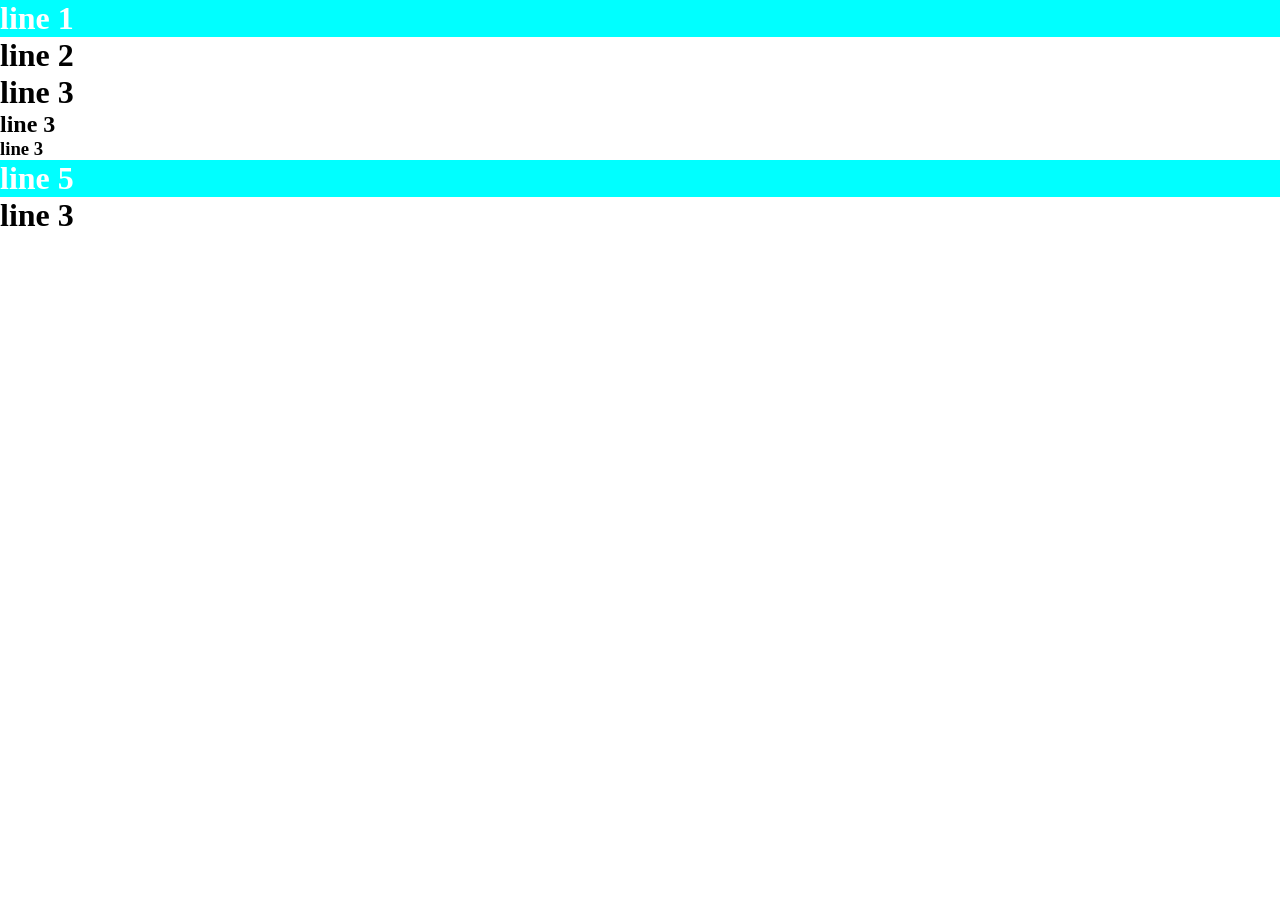
<file: day1/index.html>
<!DOCTYPE html>
<html lang="en">
<head>
    <meta charset="UTF-8">
    <meta name="viewport" content="width=device-width, initial-scale=1.0">
    <title>HTML CSS</title>
    <!-- <style>
        h1{
            background-color: black;
            color: white;
        }
    </style> -->
    <link rel="stylesheet" href="style.css"/>
</head>
<body style="background-color: white; ">
    <!-- <h1 style="background-color: black; color: white;"> Css Day 1</h1>
    <h1 style="background-color: white;"> Css Day 1</h1>
    <h1 style="background-color: black; color: white;"> Css Day 1</h1> -->
    

    <h1 class="cl1 cl2 cl3">line 1</h1>
    <h1 id="h1">line 2</h1>
    <h1>line 3</h1>
    <h2 class="cl3">line 3</h2>
    <h3>line 3</h3>
    <h1 id="h5" class="cl2">line 5</h1>
    <h1>line 3</h1>
</body>
</html>
</file>
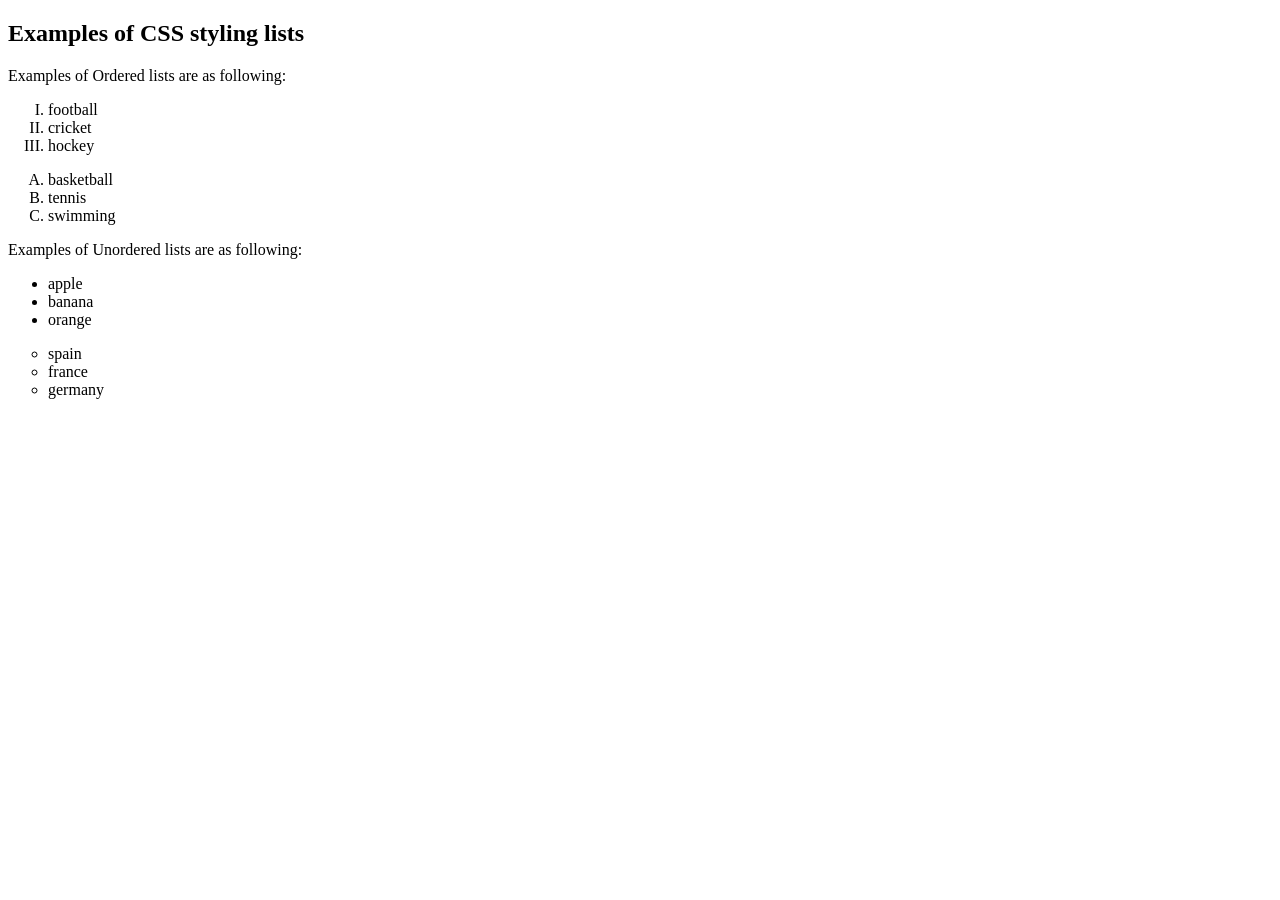
<file: day2/index.html>
<!DOCTYPE html>
<html lang="en">
<head>
    <meta charset="UTF-8">
    <meta name="viewport" content="width=device-width, initial-scale=1.0">
    <link rel="stylesheet" href="style.css">
    <title>Document</title>
</head>
<body>
    <h2>Examples of CSS styling lists</h2>
    <p>Examples of Ordered lists are as following:</p>
    <ol class="A">
    <li>football</li>
    <li>cricket</li>
    <li>hockey</li>
    </ol>

    <ol class="B">
        <li>basketball</li>
        <li>tennis</li>
        <li>swimming</li>
    </ol>

    <p>Examples of Unordered lists are as following:</p>
    <ul class="C">
        <li>apple</li>
        <li>banana</li>
        <li>orange</li>
    </ul>

    <ul class="D">
        <li>spain</li>
        <li>france</li>
        <li>germany</li>
    </ul>

</body>
</html>
</file>
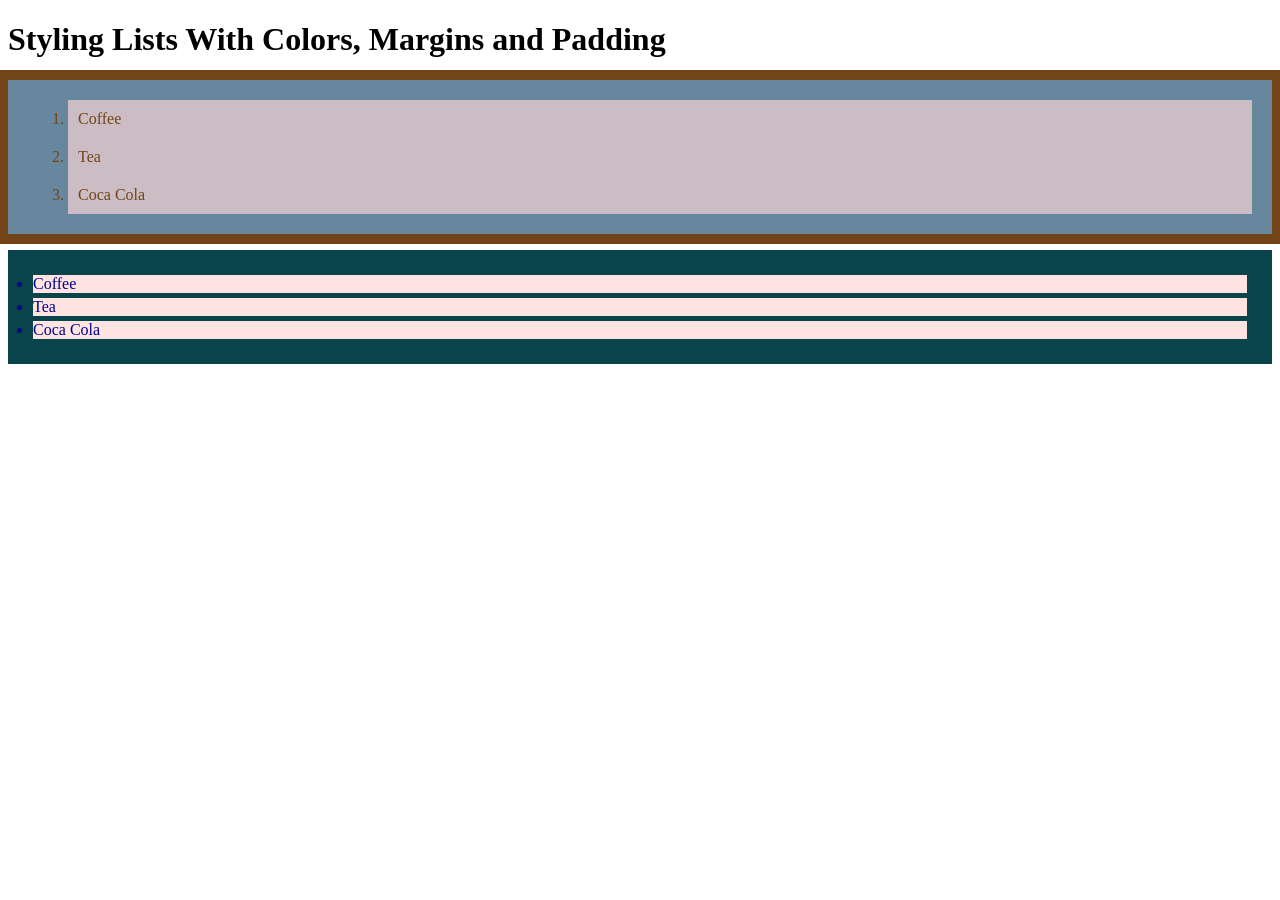
<file: day4/index.html>
<!DOCTYPE html>
<html lang="en">
<head>
    <meta charset="UTF-8">
    <meta name="viewport" content="width=device-width, initial-scale=1.0">
    <link rel="stylesheet" href="style.css">
    <title>Document</title>
</head>
<body>
    <h1>Styling Lists With Colors, Margins and Padding</h1>

<ol>
  <li>Coffee</li>
  <li>Tea</li>
  <li>Coca Cola</li>
</ol>

<ul>
  <li>Coffee</li>
  <li>Tea</li>
  <li>Coca Cola</li>
</ul>

    
</body>
</html>
</file>
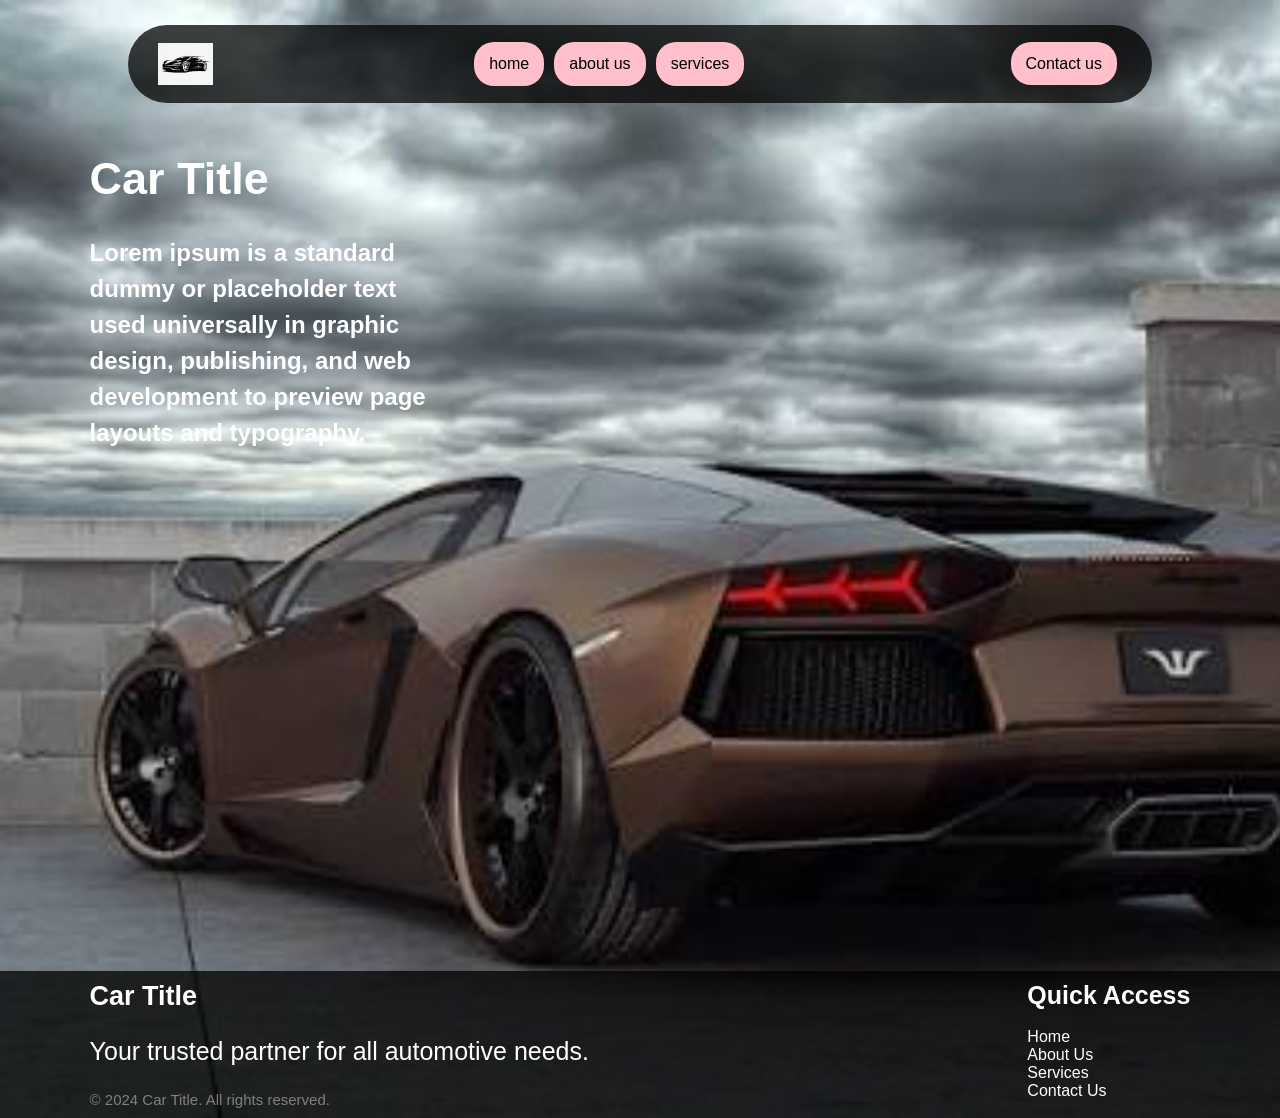
<file: day5/index.html>
<!DOCTYPE html>

<html>

<head>

    <title>Car Website</title>

    <link rel="stylesheet" href="style.css">

</head>

<body>

<nav>

    <div class="logo">
        <img src="car-logo.png" alt="logo">
    </div>

    <div class="links">
        <a href="#">home</a>
        <a href="#">about us</a>
        <a href="#">services</a>
    </div>

    <div class="contact">
        <a href="#">Contact us</a>
    </div>

</nav>


<main>

    <h1>Car Title</h1>

    <p>
        Lorem ipsum is a standard dummy or placeholder text
        used universally in graphic design, publishing, and web
        development to preview page layouts and typography.
    </p>

</main>


<footer>

    <section>

        <h2>Car Title</h2>

        <p>Your trusted partner for all automotive needs.</p>

        <small>© 2024 Car Title. All rights reserved.</small>

    </section>

    <section>

        <b>Quick Access</b><br>

        Home<br>
        About Us<br>
        Services<br>
        Contact Us

    </section>

</footer>

</body>

</html>
</file>
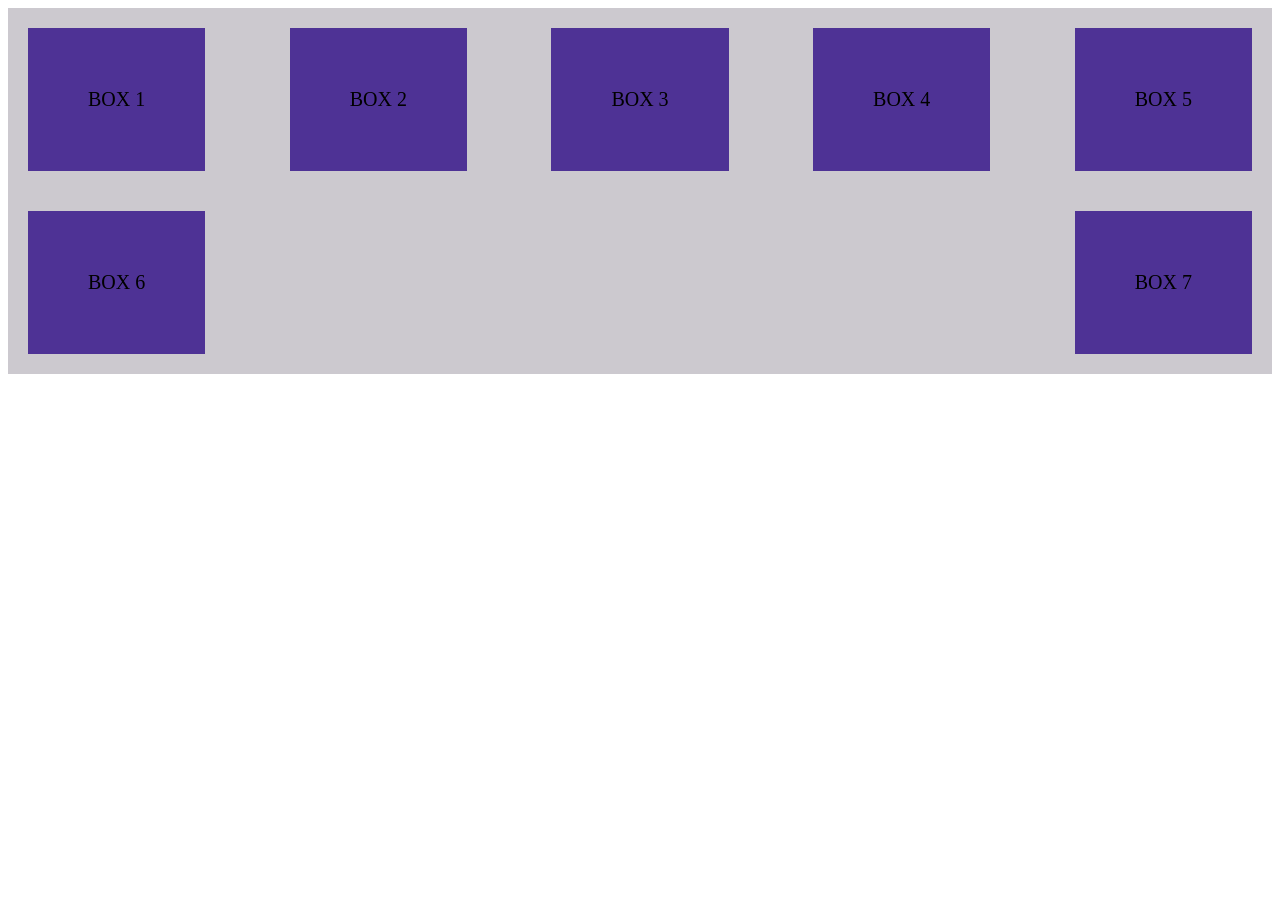
<file: day6/index.html>
<!DOCTYPE html>
<html lang="en">
<head>
    <meta charset="UTF-8">
    <meta name="viewport" content="width=device-width, initial-scale=1.0">
    <link rel="stylesheet" href="style.css">
    <title>Document</title>
</head>
<body>
 <div class="container">
    <div>BOX 1</div>
    <div>BOX 2</div>
    <div>BOX 3</div>
    <div>BOX 4</div>
    <div>BOX 5</div>
    <div>BOX 6</div>
    <div>BOX 7</div>

 </div>
</body>
</html>
</file>
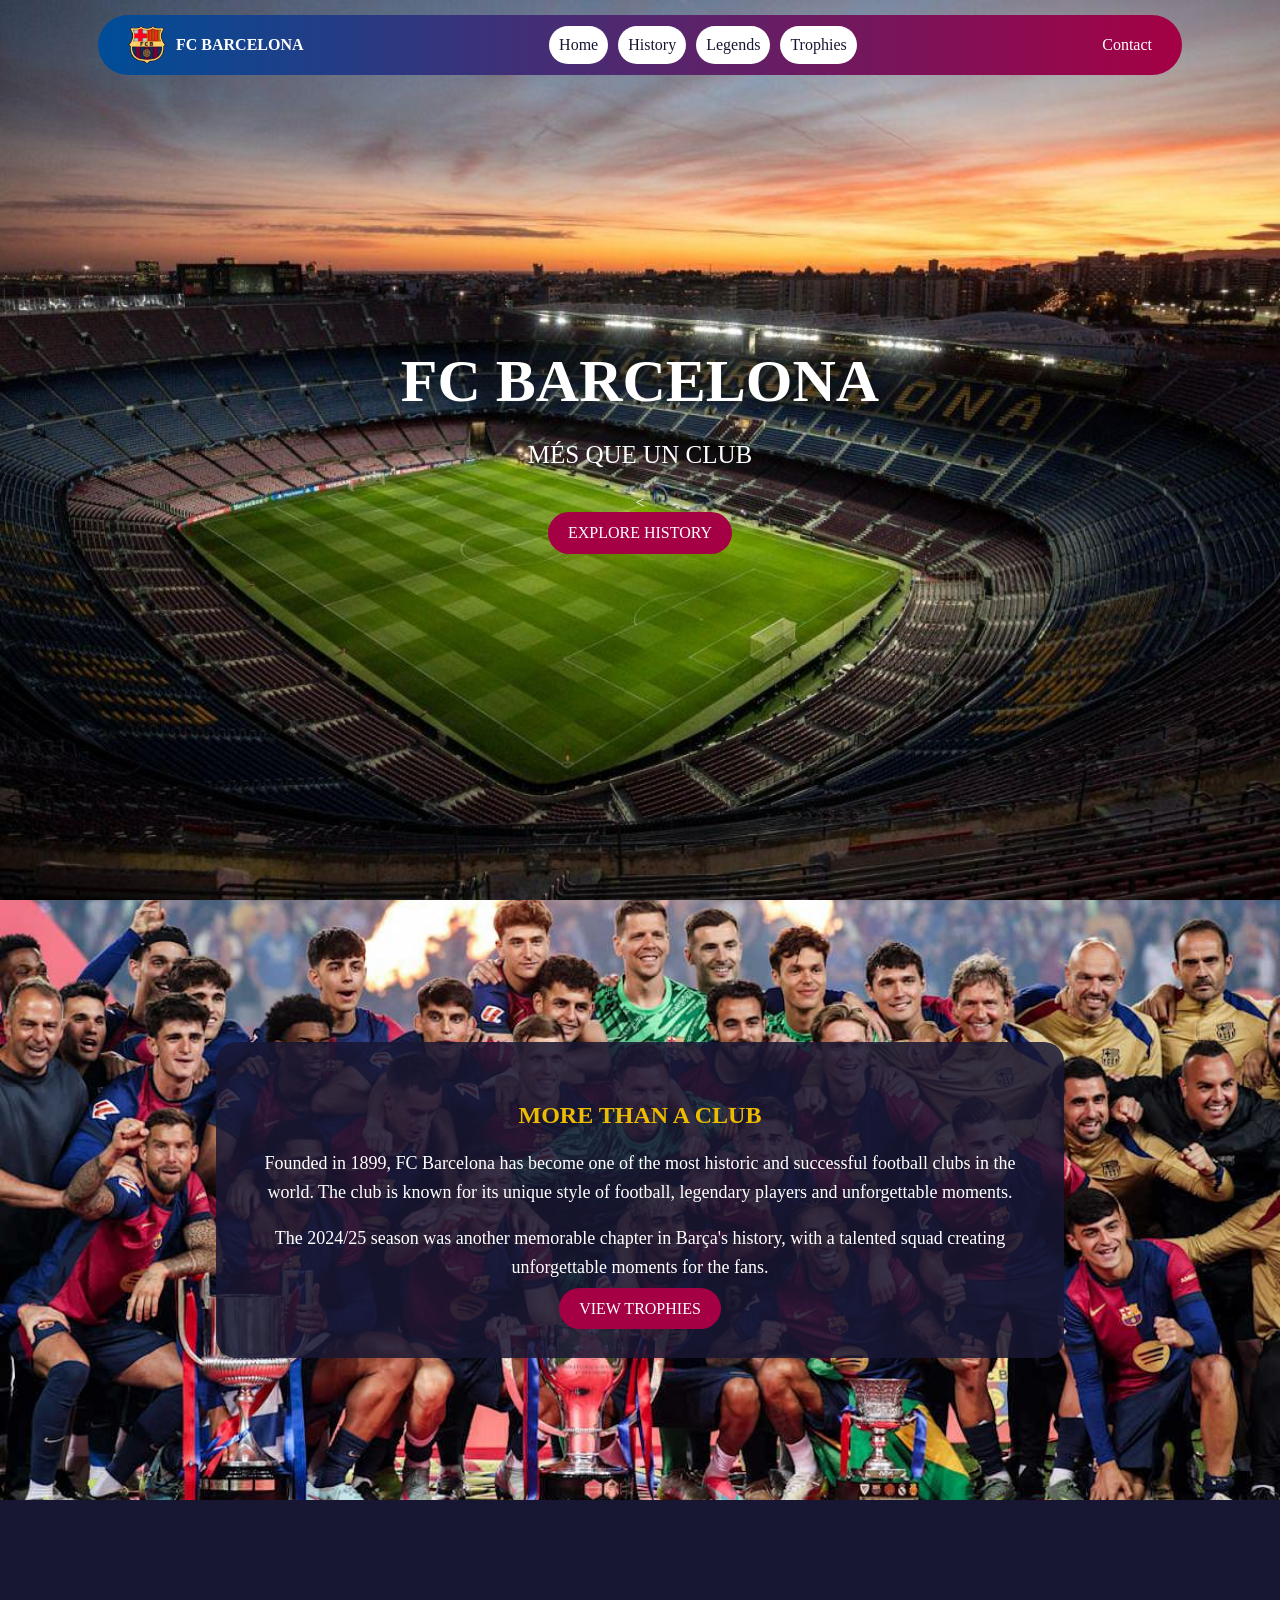
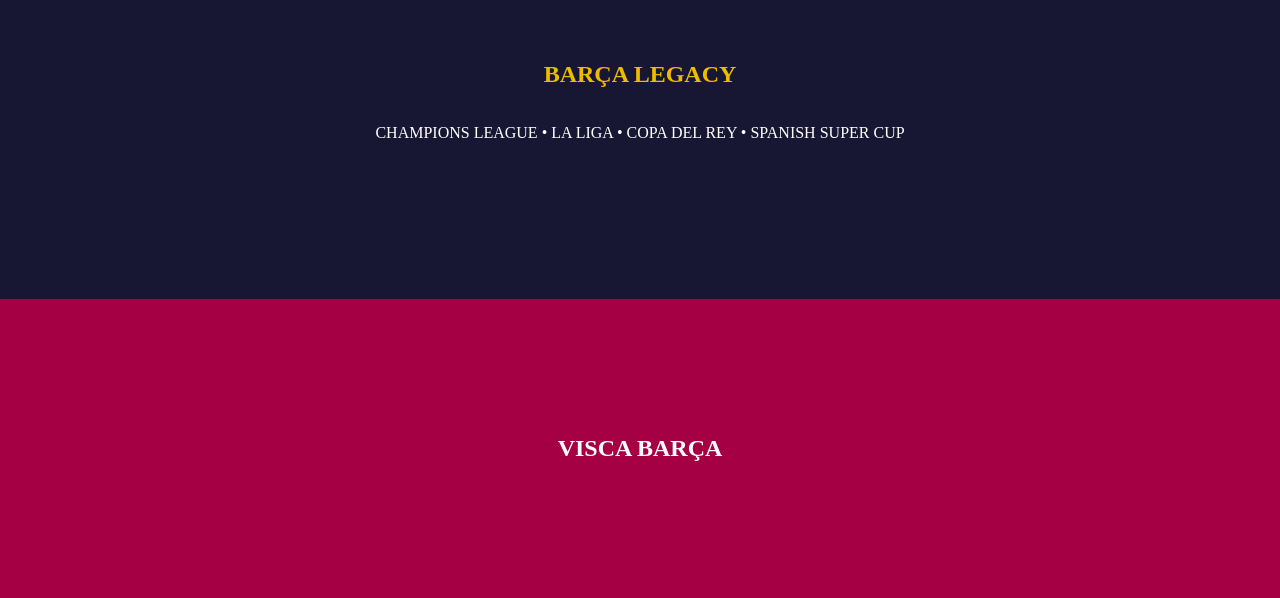
<file: day7/index.html>
<!DOCTYPE html>
<html lang="en">

<head>
    <meta charset="UTF-8">
    <meta name="viewport" content="width=device-width, initial-scale=1.0">
    <title>FC Barcelona</title>
    <link rel="stylesheet" href="style.css">
</head>

<body>

    <div class="main">

        <div class="nav-top">

            <div class="nav">

               <a class="logo">
               <img src="barca-logo.png">
                  FC BARCELONA</a>

                <div class="menu">
                    <a class="home">Home</a>
                    <a class="history">History</a>
                    <a class="players">Legends</a>
                    <a class="trophies">Trophies</a>
</div>

<a class="contact">Contact</a>

            </div>

        </div>


    
        <section id="home" class="hero">

            <h1>FC BARCELONA</h1>

            <p>MÉS QUE UN CLUB</p>

            <<a class="explore">EXPLORE HISTORY</a>

        </section>


        
        <section id="history" class="history-section">

            <div class="info">

                <h1>MORE THAN A CLUB</h1>

                <p>
                    Founded in 1899, FC Barcelona has become one of the
                    most historic and successful football clubs in the world.
                    The club is known for its unique style of football,
                    legendary players and unforgettable moments.
                </p>

                <p>
                    The 2024/25 season was another memorable chapter in
                    Barça's history, with a talented squad creating
                    unforgettable moments for the fans.
                </p>

                <a class="explore">VIEW TROPHIES</a>

            </div>

        </section>


        
        <section id="trophies" class="trophies-section">

            <h1>BARÇA LEGACY</h1>

            <p>
                CHAMPIONS LEAGUE • LA LIGA • COPA DEL REY • SPANISH SUPER CUP
            </p>

        </section>

        <section id="contact" class="contact-section">

            <h1>VISCA BARÇA</h1>

        </section>

    </div>

</body>

</html>
</file>
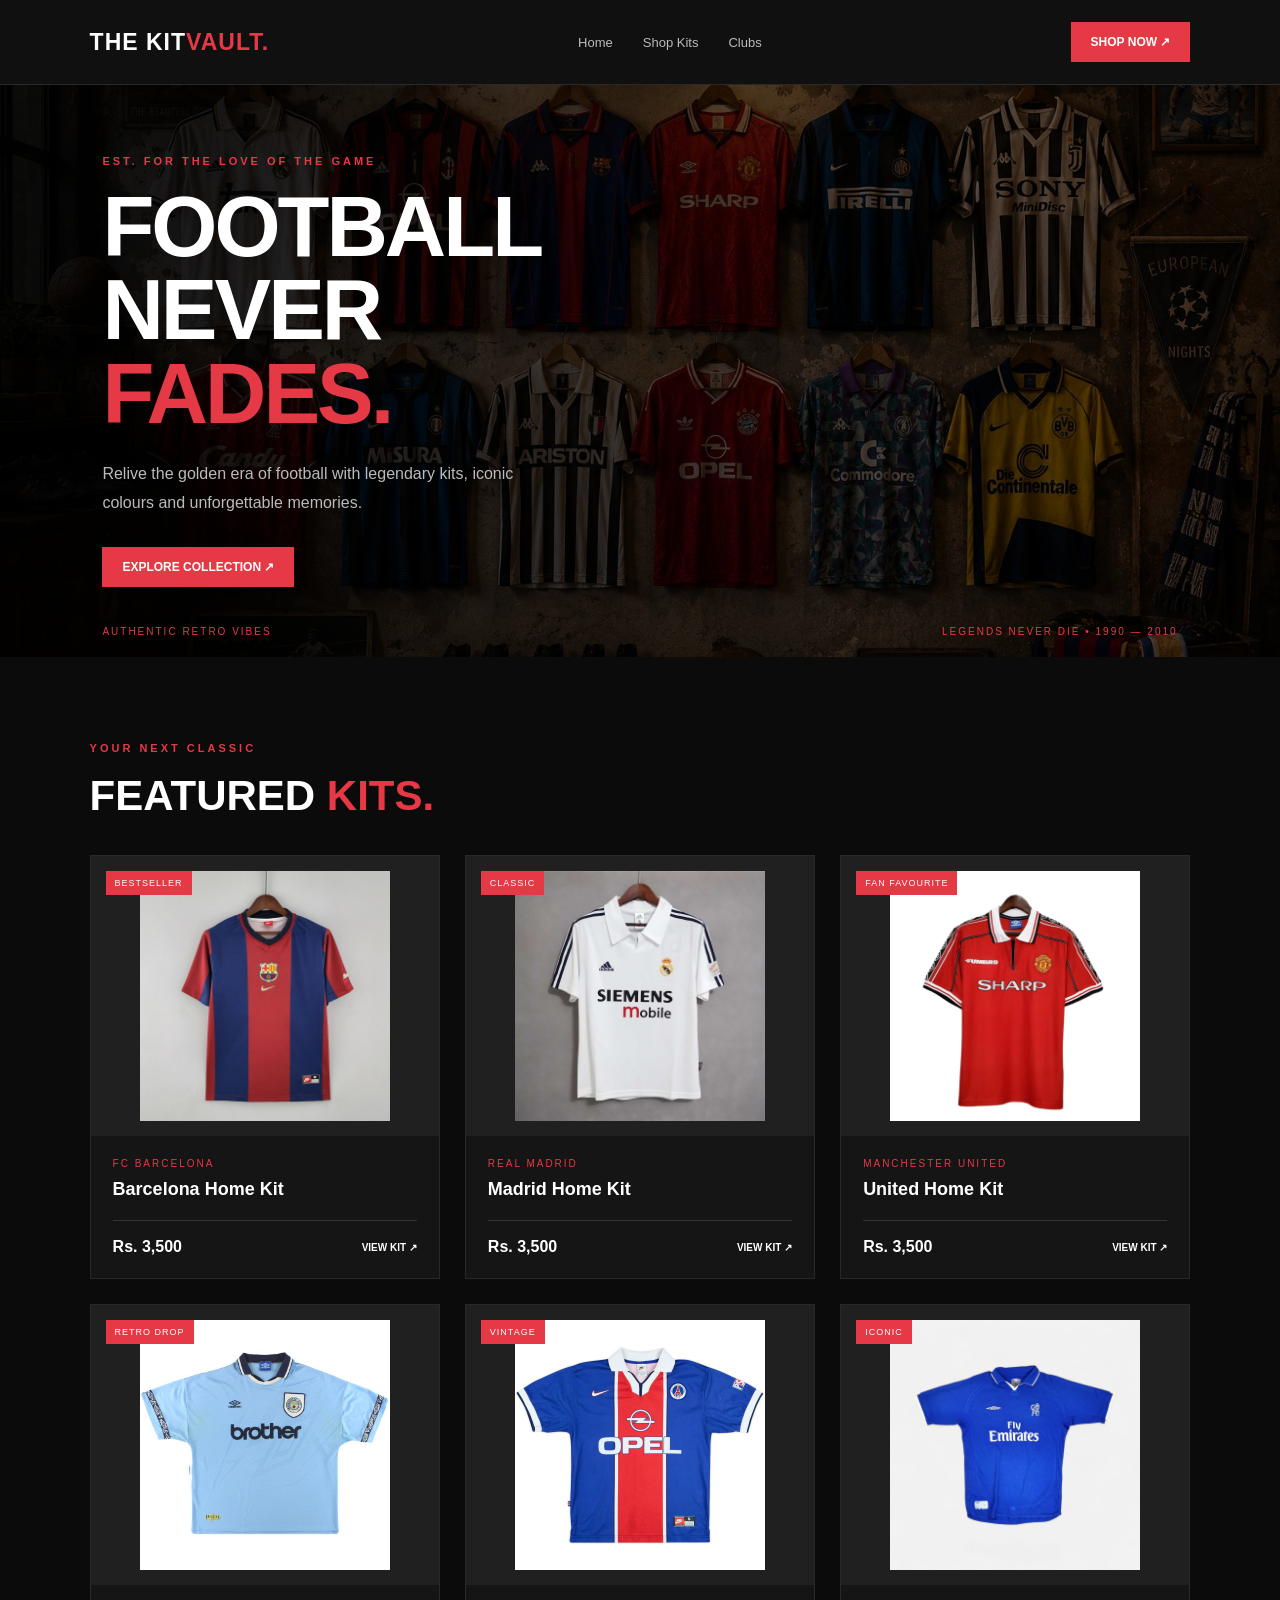
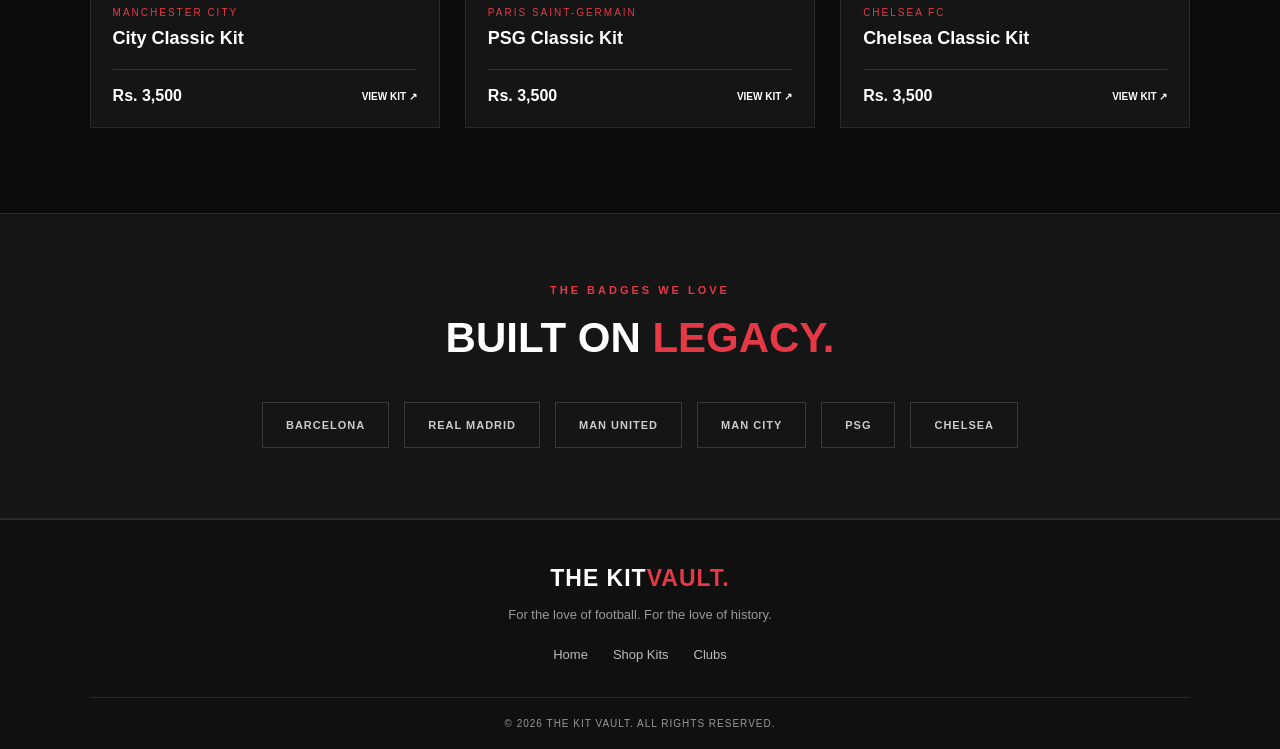
<file: day9/index.html>
<!DOCTYPE html>
<html lang="en">
<head>
    <meta charset="UTF-8">
    <meta name="viewport" content="width=device-width, initial-scale=1.0">
    <title>The Kit Vault | Retro Football Shirts</title>
    <link rel="stylesheet" href="style.css">
</head>
<body>

    <!-- Navbar -->
    <header class="navbar">
        <a href="#home" class="logo">THE KIT<span>VAULT.</span></a>

        <nav class="nav-links">
            <a href="#home">Home</a>
            <a href="#jerseys">Shop Kits</a>
            <a href="#clubs">Clubs</a>
        </nav>

        <a href="#jerseys" class="shop-btn">SHOP NOW ↗</a>
    </header>

    <!-- Hero Section -->
    <section class="hero" id="home">
        <div class="hero-content">
            <p class="small-heading">EST. FOR THE LOVE OF THE GAME</p>
            <h1>FOOTBALL<br>NEVER <span>FADES.</span></h1>
            <p class="hero-text">
                Relive the golden era of football with legendary kits,
                iconic colours and unforgettable memories.
            </p>
            <a href="#jerseys" class="btn">EXPLORE COLLECTION ↗</a>
        </div>

        <div class="hero-bottom">
            <span>AUTHENTIC RETRO VIBES</span>
            <span>LEGENDS NEVER DIE • 1990 — 2010</span>
        </div>
    </section>

    <!-- Featured Kits -->
    <section class="section" id="jerseys">
        <div class="section-heading">
            <div>
                <p class="small-heading">YOUR NEXT CLASSIC</p>
                <h2>FEATURED <span>KITS.</span></h2>
            </div>
        </div>

        <div class="destination-grid">

            <article class="destination-card">
                <div class="shirt-image">
                    <span class="tag">BESTSELLER</span>
                    <img src="barcelona.jpg" alt="Retro Barcelona shirt">
                </div>
                <div class="card-content">
                    <p class="location">FC BARCELONA</p>
                    <h3>Barcelona Home Kit</h3>
                    <div class="card-bottom">
                        <p class="price">Rs. 3,500</p>
                        <a href="#clubs" class="text-link">VIEW KIT ↗</a>
                    </div>
                </div>
            </article>

            <article class="destination-card">
                <div class="shirt-image">
                    <span class="tag">CLASSIC</span>
                    <img src="real-madrid.jpg" alt="Retro Real Madrid shirt">
                </div>
                <div class="card-content">
                    <p class="location">REAL MADRID</p>
                    <h3>Madrid Home Kit</h3>
                    <div class="card-bottom">
                        <p class="price">Rs. 3,500</p>
                        <a href="#clubs" class="text-link">VIEW KIT ↗</a>
                    </div>
                </div>
            </article>

            <article class="destination-card">
                <div class="shirt-image">
                    <span class="tag">FAN FAVOURITE</span>
                    <img src="man-united.jpg" alt="Retro Manchester United shirt">
                </div>
                <div class="card-content">
                    <p class="location">MANCHESTER UNITED</p>
                    <h3>United Home Kit</h3>
                    <div class="card-bottom">
                        <p class="price">Rs. 3,500</p>
                        <a href="#clubs" class="text-link">VIEW KIT ↗</a>
                    </div>
                </div>
            </article>

            <article class="destination-card">
                <div class="shirt-image">
                    <span class="tag">RETRO DROP</span>
                    <img src="man-city.jpg" alt="Retro Manchester City shirt">
                </div>
                <div class="card-content">
                    <p class="location">MANCHESTER CITY</p>
                    <h3>City Classic Kit</h3>
                    <div class="card-bottom">
                        <p class="price">Rs. 3,500</p>
                        <a href="#clubs" class="text-link">VIEW KIT ↗</a>
                    </div>
                </div>
            </article>

            <article class="destination-card">
                <div class="shirt-image">
                    <span class="tag">VINTAGE</span>
                    <img src="psg.jpg" alt="Retro PSG shirt">
                </div>
                <div class="card-content">
                    <p class="location">PARIS SAINT-GERMAIN</p>
                    <h3>PSG Classic Kit</h3>
                    <div class="card-bottom">
                        <p class="price">Rs. 3,500</p>
                        <a href="#clubs" class="text-link">VIEW KIT ↗</a>
                    </div>
                </div>
            </article>

            <article class="destination-card">
                <div class="shirt-image">
                    <span class="tag">ICONIC</span>
                    <img src="chelsea.jpg" alt="Retro Chelsea shirt">
                </div>
                <div class="card-content">
                    <p class="location">CHELSEA FC</p>
                    <h3>Chelsea Classic Kit</h3>
                    <div class="card-bottom">
                        <p class="price">Rs. 3,500</p>
                        <a href="#clubs" class="text-link">VIEW KIT ↗</a>
                    </div>
                </div>
            </article>

        </div>
    </section>

    <!-- Clubs Section -->
    <section class="clubs-section" id="clubs">
        <p class="small-heading">THE BADGES WE LOVE</p>
        <h2>BUILT ON <span>LEGACY.</span></h2>

        <div class="club-list">
            <a href="#jerseys">BARCELONA</a>
            <a href="#jerseys">REAL MADRID</a>
            <a href="#jerseys">MAN UNITED</a>
            <a href="#jerseys">MAN CITY</a>
            <a href="#jerseys">PSG</a>
            <a href="#jerseys">CHELSEA</a>
        </div>
    </section>

    <!-- Footer -->
    <footer class="site-footer">
        <a href="#home" class="logo">THE KIT<span>VAULT.</span></a>
        <p>For the love of football. For the love of history.</p>

        <div class="footer-links">
            <a href="#home">Home</a>
            <a href="#jerseys">Shop Kits</a>
            <a href="#clubs">Clubs</a>
        </div>

        <p class="copyright">© 2026 THE KIT VAULT. ALL RIGHTS RESERVED.</p>
    </footer>

</body>
</html>
</file>
<file: day1/style.css>
/* uni */
*{
    margin: 0px;
    padding: 0px;
}
/* id slector */
/* #h1{
    background-color: black;
    color: white;
}
#h5{
    background-color: black;
    color: white;
} */

/* tag  */

/* h1{
    background-color: black;
    color: white;
} */

/* class slector */


.cl1{
    background-color: rgb(231, 18, 18);
  
}
.cl2{
background-color: aqua;
    color: white;
}
.cl3{
    font-size: 50;
}
/* h1{
            background-color: black;
            color: white;
        } */
</file>
<file: day2/style.css>
ol.A{list-style-type: upper-roman;}
ol.B{list-style-type: upper-alpha;}

ul.C{list-style-type: ;square}
ul.D{list-style-type: circle;}
</file>
<file: day4/style.css>
ol {
  background: rgb(103, 135, 159);
  padding:20px;
  outline: 10px solid rgb(114, 68, 24);
}

ol li {
  background: rgb(203, 189, 195);
  color: rgb(114, 68, 24);
  padding: 10px;
  margin-left: 40px;
}

ul {
  background: rgb(9, 68, 76);
  padding: 20px;
}

ul li {
  background: mistyrose;
  color: darkblue;
  margin: 5px;
}
</style>
</head>
<body>
</file>
<file: day5/style.css>
body {
    margin: 0;
    font-family: Arial;
    color: white;

    background-image: url("car.jpg");
    background-size: cover;
    background-position: center top;
    background-repeat: no-repeat;

    min-height: 100vh;
}

nav {
    margin: 25px 10%;
    padding: 12px 30px;

    background: rgba(0, 0, 0, 0.75);
    border-radius: 40px;

    display: flex;
    align-items: center;
    justify-content: space-between;
}

.logo {
    display: flex;
    align-items: center;
}

.logo img {
    width: 55px;
}

.links {
    display: flex;
    align-items: center;
}

.links a {
    background: pink;
    color: black;

    padding: 13px 15px;
    margin: 5px;

    text-decoration: none;
    border-radius: 20px;
}

.contact a {
    background: pink;
    color: black;

    padding: 13px 15px;
    margin: 5px;

    text-decoration: none;
    border-radius: 20px;
}

main {
    margin: 50px 7%;
    width: 350px;
}

main h1 {
    font-size: 45px;
}

main p {
    font-size: 24px;
    font-weight: bold;
    line-height: 1.5;
}


footer {
    margin-top: 520px;
    padding: 10px 7%;

    background: rgba(0, 0, 0, 0.75);

    display: flex;
    justify-content: space-between;
}

footer section {
    display: flex;
    flex-direction: column;
}

footer section:first-child {
    width: 70%;
    font-size: 18px;
}

footer h2 {
    margin: 0;
}

footer p {
    font-size: 25px;
}

footer b {
    font-size: 25px;
}

footer small {
    color: gray;
}

footer a {
    color: white;
    text-decoration: none;
    font-size: 25px;
}
</file>
<file: day6/style.css>
.container{
    display:flex;
    flex-direction:row;
    flex-wrap:wrap;
    justify-content:space-between;
    align-items:flex-start;
    background-color:rgb(204, 201, 207);

}

.container div{
    margin:20px;
    padding:60px;
    flex-direction: row;
    flex-wrap: wrap;
    background-color: rgb(78, 50, 149);
    font-size:20px;
}
</file>
<file: day7/style.css>
body {
    margin: 0;
}

.main {
    min-height: 100vh;
}
.nav-top {
    display: flex;
    justify-content: center;
    position: absolute;
    width: 100%;
    top: 15px;
    z-index: 1;
}

.nav {
    background: linear-gradient(to right, #004d98, #a50044);
    color: white;
    height: 60px;
    display: flex;
    justify-content: space-between;
    align-items: center;
    width: 80%;
    border-radius: 40px;
    padding-right: 30px;
    padding-left: 30px;
}
.logo {
    color: white;
    text-decoration: none;
    font-weight: bold;
    display: flex;
    align-items: center;
    column-gap: 10px;
}

.logo img {
    width: 38px;
    height: 38px;
}

.menu {
    display: flex;
    column-gap: 10px;
}

.menu a {
    background-color: white;
    color: #181733;
    padding: 10px;
    border-radius: 30px;
    text-decoration: none;
}

.menu a:hover {
    background-color: #a50044;
    color: white;
}

.menu a:active {
    background-color: #edbb00;
    color: black;
}

.contact {
    color: white;
    text-decoration: none;
}

.hero {
    height: 100vh;
    background-image: url("stadium.jpg");
    background-size: cover;
    background-position: center;
    color: white;

    display: flex;
    flex-direction: column;
    justify-content: center;
    align-items: center;
}

.hero h1 {
    font-size: 60px;
    margin: 0;
}

.hero p {
    font-size: 25px;
}


.explore {
    background-color: #a50044;
    color: white;
    padding: 12px 20px;
    border-radius: 30px;
    text-decoration: none;
}

.explore:hover {
    background-color: #edbb00;
    color: black;
}

.history-section {
    height: 600px;

    background-image: url("barca.jpg");
    background-size: cover;
    background-position: center;

    display: flex;
    justify-content: center;
    align-items: center;
}

.info {
    background-color: rgba(24, 23, 51, 0.85);
    color: white;

    width: 60%;
    padding: 40px;

    text-align: center;
    border-radius: 20px;
}

.info h1 {
    color: #edbb00;
}

.info p {
    font-size: 18px;
    line-height: 1.6;
}

.trophies-section {
    height: 399px;

    background-color: #181733;
    color: white;

    display: flex;
    flex-direction: column;
    justify-content: center;
    align-items: center;
}

.trophies-section h1 {
    color: #edbb00;
}

.contact-section {
    height: 299px;

    background-color: #a50044;
    color: white;

    display: flex;
    justify-content: center;
    align-items: center;
}
</file>
<file: day9/style.css>
/* General Styling */

* {
    margin: 0;
    padding: 0;
    box-sizing: border-box;
}

html {
    scroll-behavior: smooth;
    scroll-padding-top: 80px;
}

body {
    background: #0b0b0b;
    color: white;
    font-family: Arial, sans-serif;
}

a {
    color: inherit;
    text-decoration: none;
}

span {
    color: #e63946;
}

img {
    display: block;
    width: 100%;
}

/* Navbar */

.navbar {
    display: flex;
    justify-content: space-between;
    align-items: center;
    padding: 22px 7%;
    background: #101010;
    border-bottom: 1px solid #292929;
}

.logo {
    font-size: 23px;
    font-weight: bold;
    letter-spacing: 1px;
}

.nav-links {
    display: flex;
    gap: 30px;
}

.nav-links a,
.footer-links a {
    color: #bbb;
    font-size: 13px;
    transition: .3s;
}

.nav-links a:hover,
.footer-links a:hover {
    color: #e63946;
}

.shop-btn,
.btn,
.package-btn {
    display: inline-block;
    background: #e63946;
    padding: 13px 20px;
    font-size: 12px;
    font-weight: bold;
    transition: .3s;
}

.shop-btn:hover,
.btn:hover,
.package-btn:hover {
    background: white;
    color: #111;
}

/* Hero Section */

.hero {
    min-height: 570px;
    position: relative;
    display: flex;
    align-items: center;
    padding: 70px 8%;
    background:
        linear-gradient(90deg, rgba(0,0,0,.95), rgba(0,0,0,.45)),
        url("kits-hero.jpg") center/cover no-repeat;
}

.hero-content {
    max-width: 560px;
}

.small-heading {
    color: #e63946;
    font-size: 11px;
    font-weight: bold;
    letter-spacing: 3px;
    margin-bottom: 18px;
}

.hero h1 {
    font-size: clamp(48px, 7vw, 85px);
    line-height: .98;
    letter-spacing: -3px;
    margin-bottom: 25px;
}

.hero-text {
    color: #bbb;
    max-width: 430px;
    line-height: 1.8;
    margin-bottom: 30px;
}

.hero-bottom {
    position: absolute;
    bottom: 20px;
    left: 8%;
    right: 8%;
    display: flex;
    justify-content: space-between;
    color: #ccc;
    font-size: 10px;
    letter-spacing: 2px;
}

/* Sections and Headings */

.section {
    padding: 85px 7%;
}

.section-heading {
    display: flex;
    justify-content: space-between;
    align-items: end;
    margin-bottom: 35px;
}

.section-heading h2,
.clubs-section h2 {
    font-size: clamp(30px, 4vw, 42px);
}

/* Football Shirt Cards */

.destination-grid {
    display: grid;
    grid-template-columns: repeat(3, 1fr);
    gap: 25px;
}

.destination-card {
    background: #151515;
    border: 1px solid #292929;
    transition: .3s;
}

.destination-card:hover {
    transform: translateY(-6px);
    border-color: #e63946;
}

.shirt-image {
    height: 280px;
    position: relative;
    overflow: hidden;
    background: #202020;
}

.shirt-image img {
    height: 100%;
    object-fit: contain;
    padding: 15px;
    transition: .4s;
}

.destination-card:hover img {
    transform: scale(1.05);
}

.tag {
    position: absolute;
    z-index: 1;
    top: 15px;
    left: 15px;
    background: #e63946;
    color: white;
    padding: 7px 9px;
    font-size: 9px;
    letter-spacing: 1px;
}

.card-content {
    padding: 22px;
}

.location {
    color: #e63946;
    font-size: 10px;
    letter-spacing: 2px;
    margin-bottom: 10px;
}

.card-content h3 {
    font-size: 18px;
    margin-bottom: 20px;
}

.card-bottom {
    display: flex;
    justify-content: space-between;
    align-items: center;
    border-top: 1px solid #333;
    padding-top: 17px;
}

.price {
    font-weight: bold;
}

.text-link {
    font-size: 10px;
    font-weight: bold;
}

.text-link:hover {
    color: #e63946;
}

/* Clubs Section */

.clubs-section {
    text-align: center;
    padding: 70px 7%;
    background: #151515;
    border-top: 1px solid #292929;
    border-bottom: 1px solid #292929;
}

.clubs-section h2 {
    margin-bottom: 40px;
}

.club-list {
    display: flex;
    justify-content: center;
    flex-wrap: wrap;
    gap: 15px;
}

.club-list a {
    border: 1px solid #383838;
    padding: 16px 23px;
    color: #ccc;
    font-size: 11px;
    font-weight: bold;
    letter-spacing: 1px;
    transition: .3s;
}

.club-list a:hover {
    background: #e63946;
    border-color: #e63946;
    color: white;
}

/* Footer */

.site-footer {
    text-align: center;
    padding: 45px 7% 20px;
    background: #101010;
    border-top: 1px solid #292929;
}

.site-footer > .logo {
    display: inline-block;
    margin-bottom: 15px;
}

.site-footer > p {
    color: #999;
    font-size: 13px;
    margin-bottom: 25px;
}

.footer-links {
    display: flex;
    justify-content: center;
    gap: 25px;
    margin-bottom: 35px;
}

.site-footer .copyright {
    border-top: 1px solid #292929;
    padding-top: 20px;
    margin-bottom: 0;
    font-size: 10px;
    letter-spacing: 1px;
}

/* Responsive Layout */

@media (max-width: 900px) {
    .destination-grid {
        grid-template-columns: repeat(2, 1fr);
    }

    .nav-links {
        gap: 15px;
    }
}

@media (max-width: 600px) {
    .navbar {
        flex-wrap: wrap;
        gap: 20px;
        padding: 20px 5%;
    }

    .nav-links {
        order: 3;
        width: 100%;
        justify-content: space-between;
        gap: 10px;
    }

    .nav-links a {
        font-size: 11px;
    }

    .shop-btn {
        padding: 10px;
        font-size: 10px;
    }

    .hero {
        min-height: 520px;
        padding: 50px 6%;
    }

    .hero h1 {
        letter-spacing: -2px;
    }

    .hero-bottom {
        left: 6%;
        right: 6%;
        font-size: 8px;
        gap: 15px;
    }

    .section {
        padding: 60px 5%;
    }

    .destination-grid {
        grid-template-columns: 1fr;
    }

    .shirt-image {
        height: 300px;
    }

    .clubs-section {
        padding: 60px 5%;
    }

    .club-list a {
        padding: 13px 16px;
    }

    .footer-links {
        flex-wrap: wrap;
        gap: 18px;
    }
}
</file>
